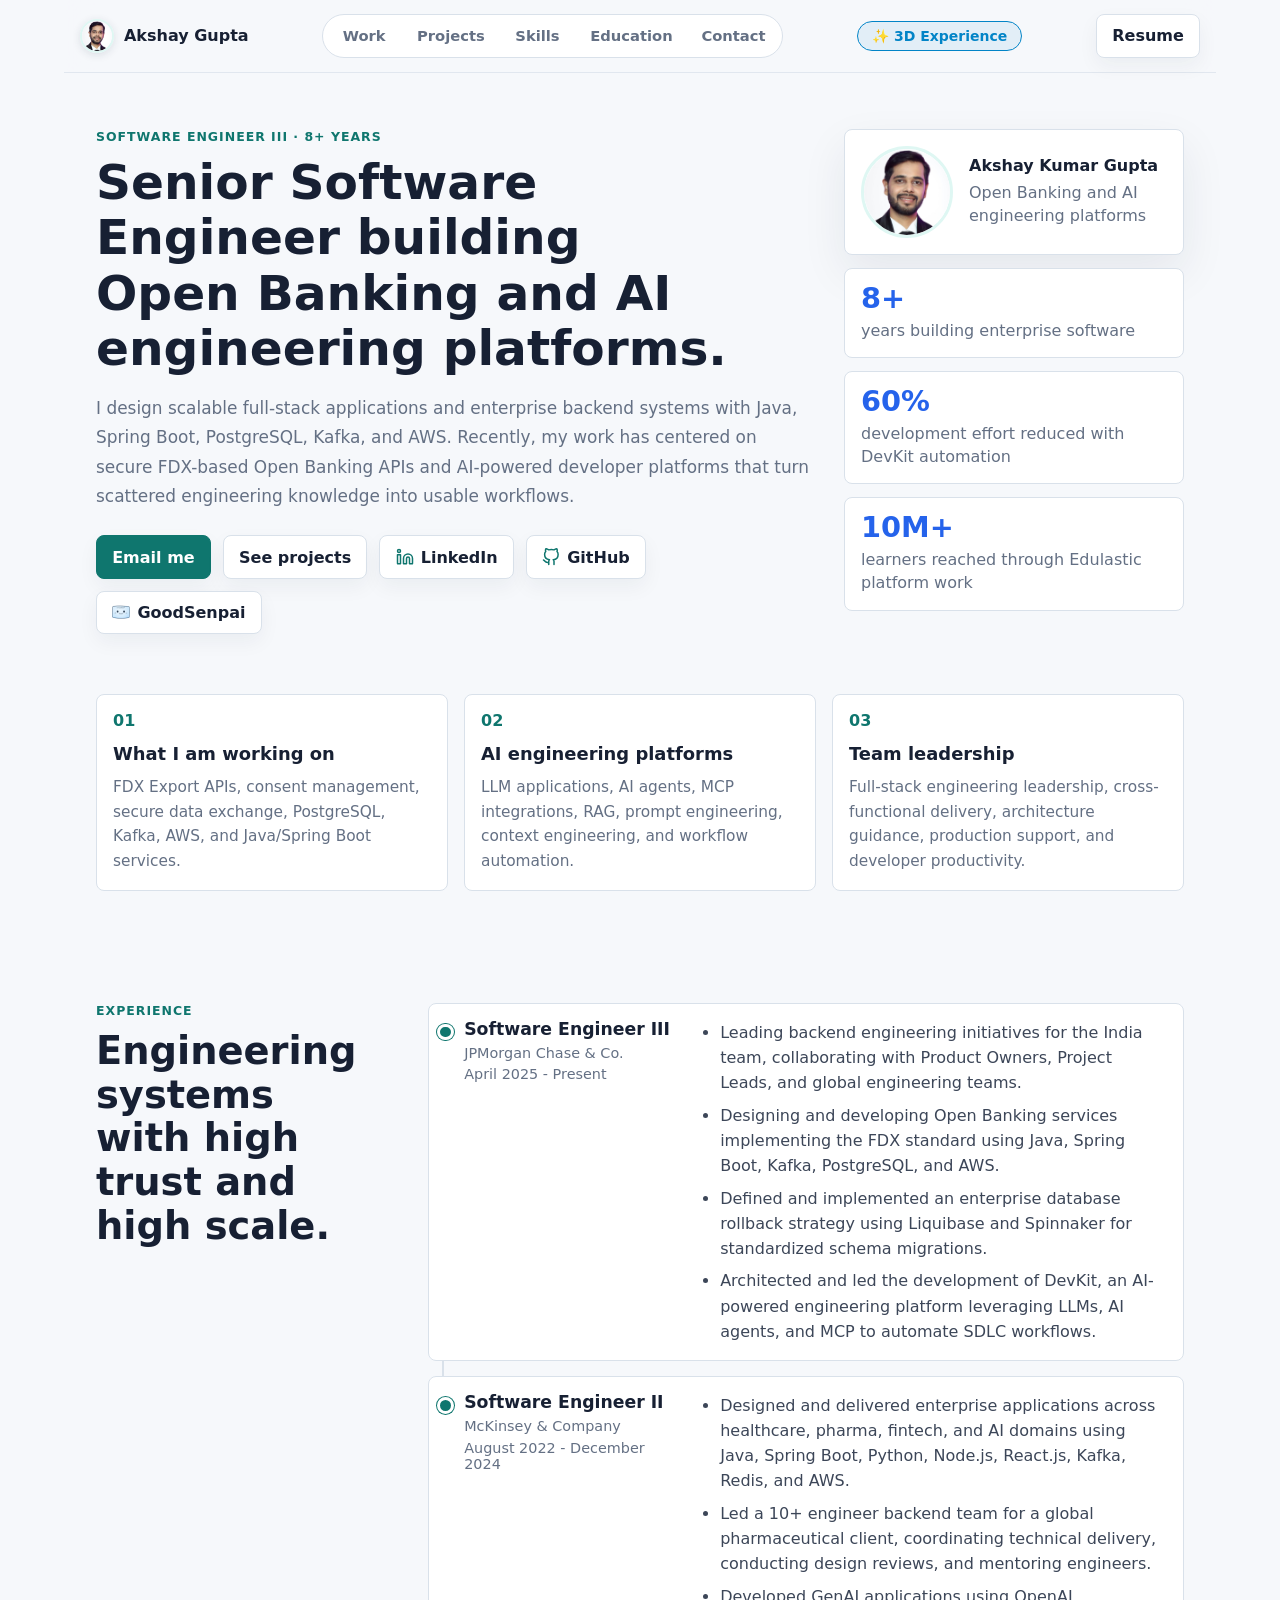
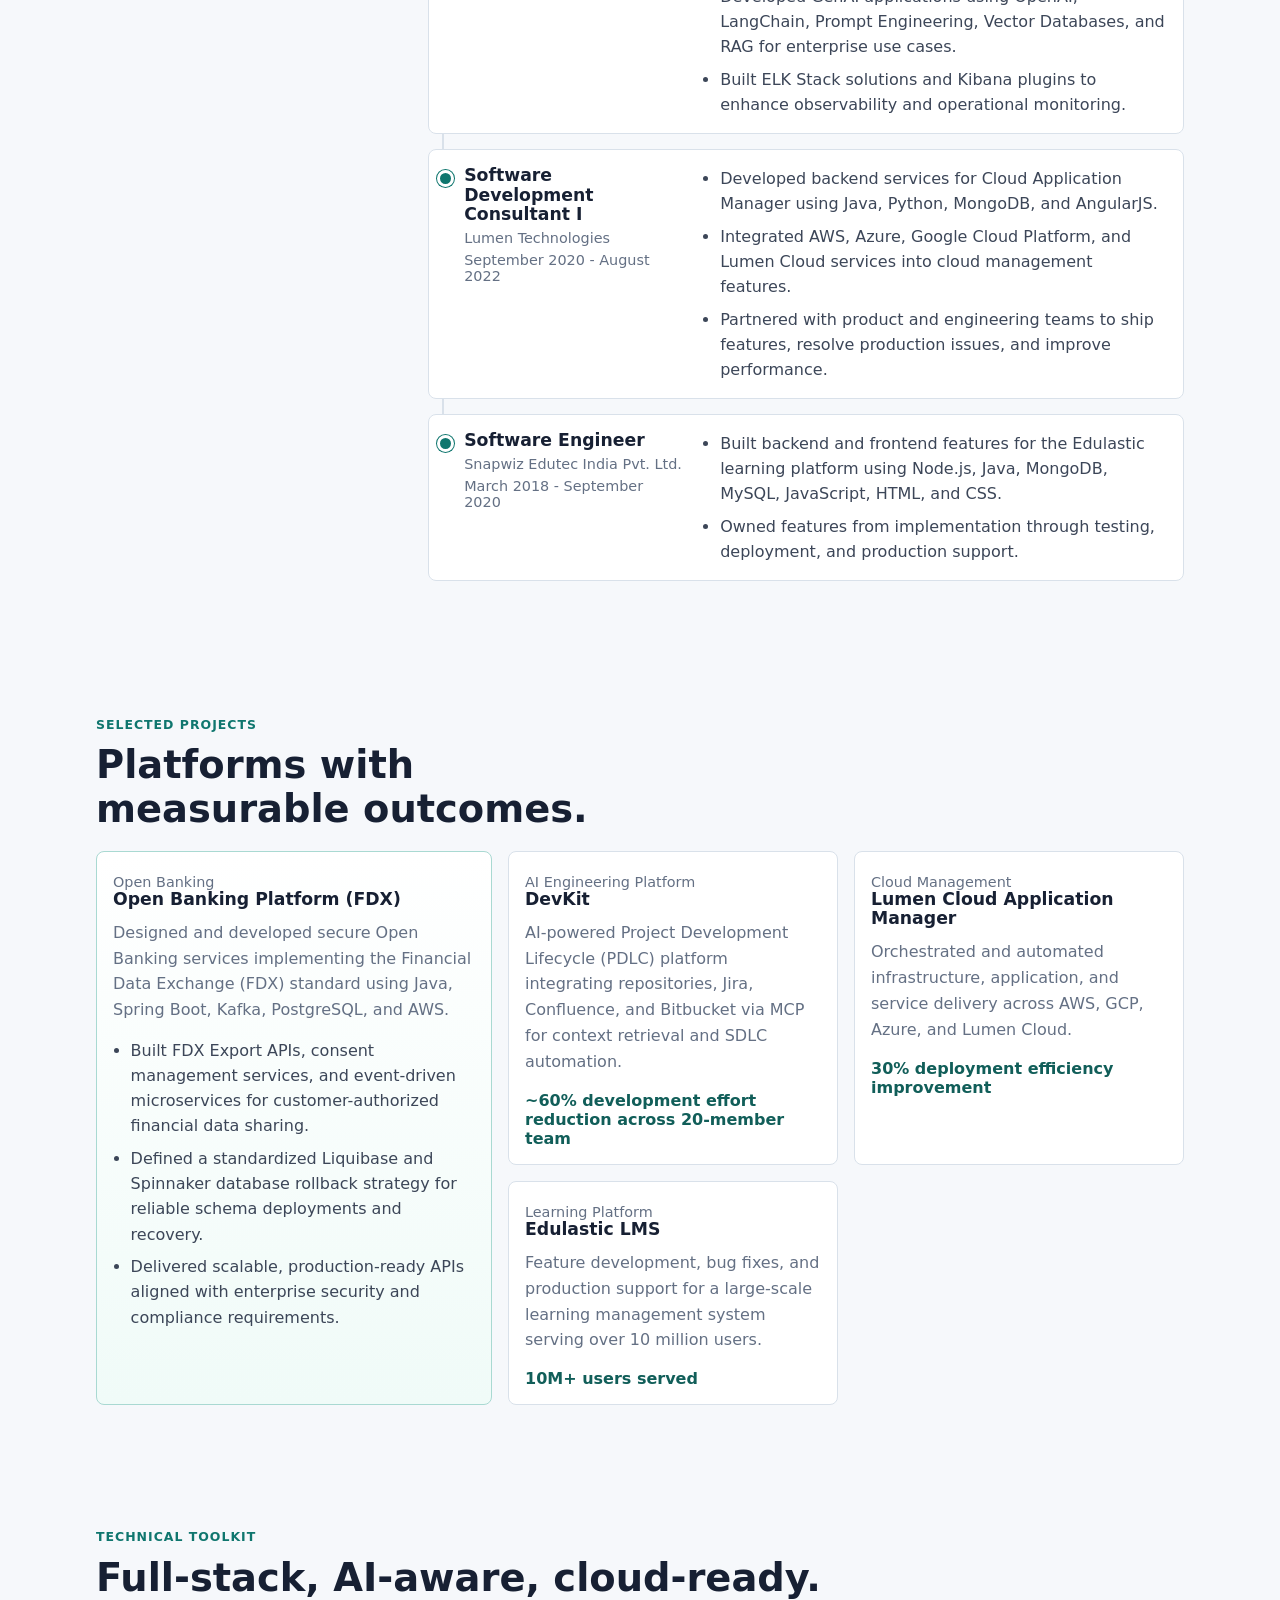
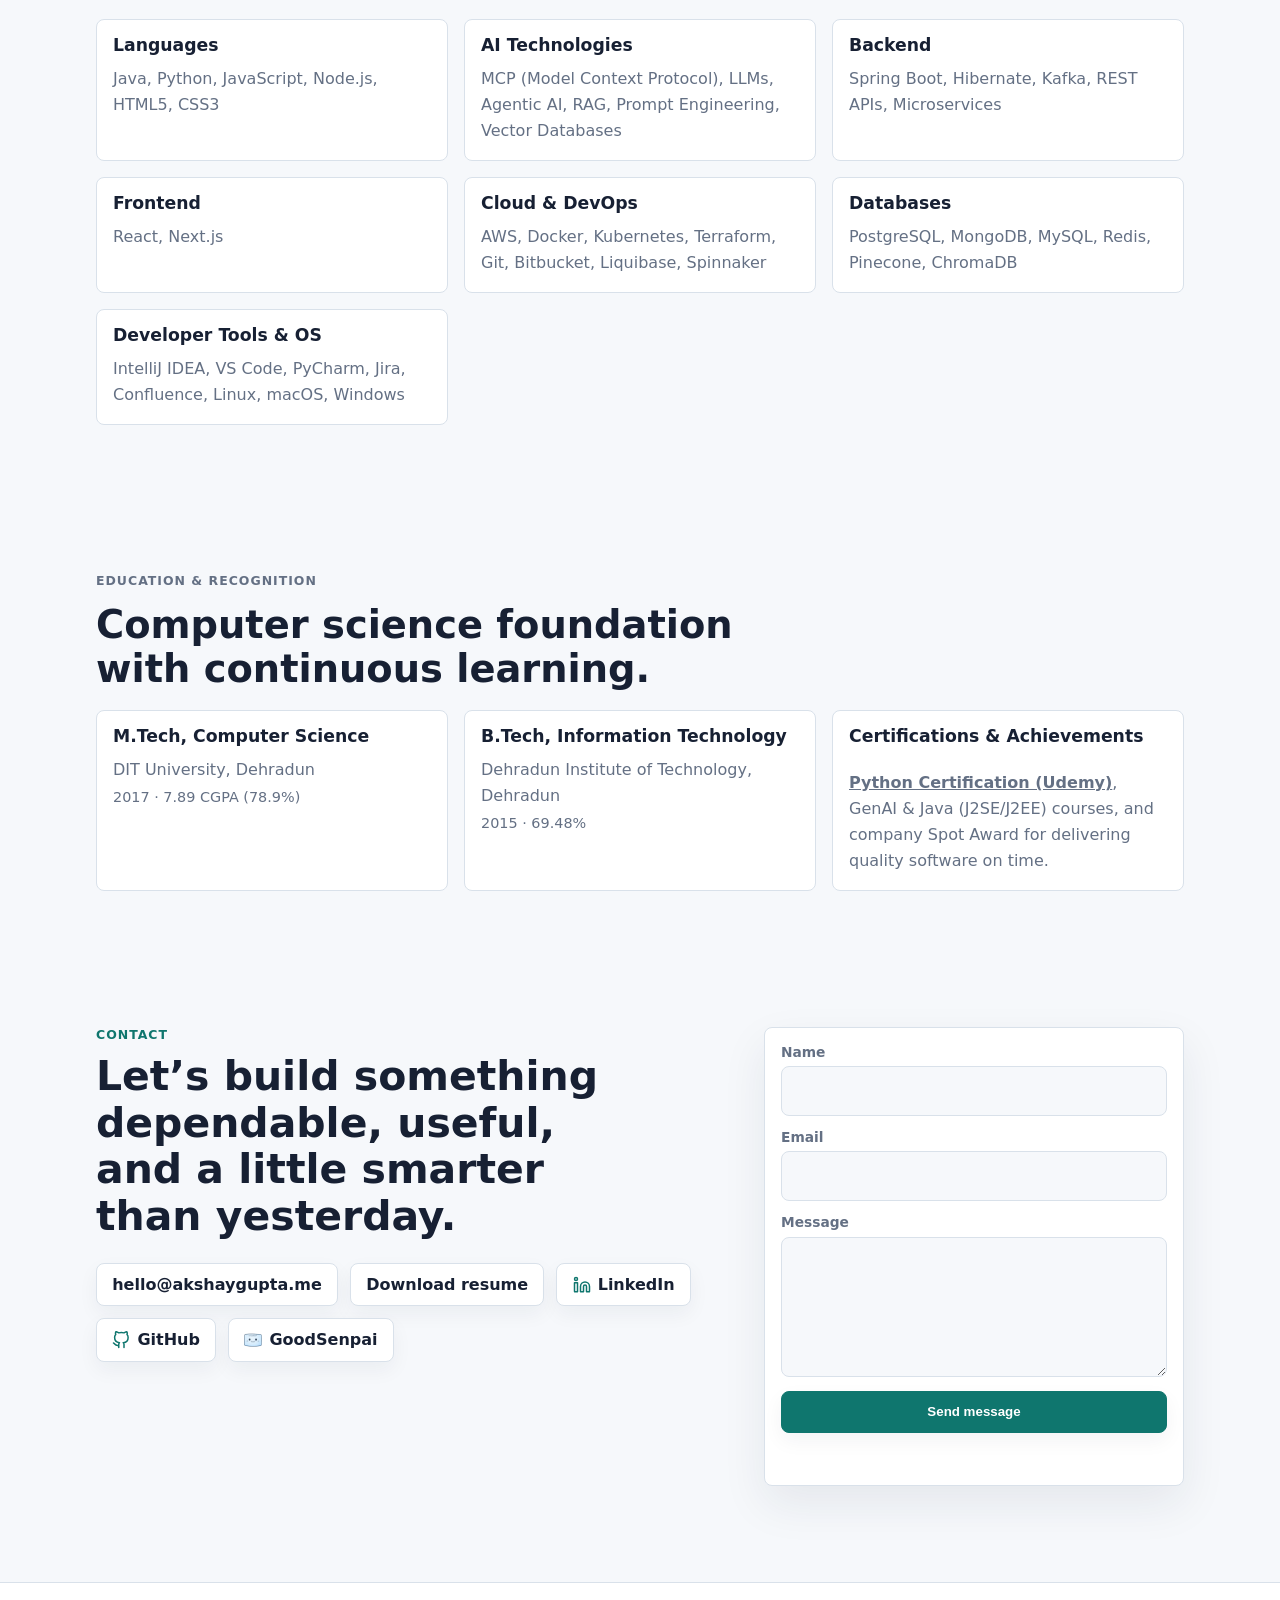
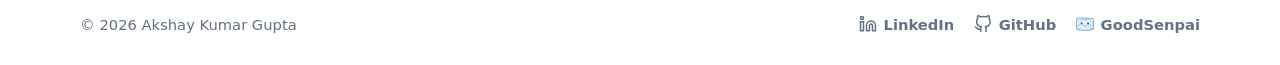
<file: index.html>
<!doctype html>
<html lang="en">
  <head>
    <meta charset="utf-8">
    <meta name="viewport" content="width=device-width, initial-scale=1">
    <title>Akshay Kumar Gupta | Senior Software Engineer</title>
    <meta
      name="description"
      content="Akshay Kumar Gupta is a Software Engineer III with 8+ years of experience building Java, Spring Boot, Open Banking, FDX, Kafka, AWS, full-stack systems, and AI-powered engineering platforms."
    >
    <meta
      name="keywords"
      content="Akshay Kumar Gupta, Akshay Gupta, Software Engineer III, Full-Stack Engineer, Full-Stack Developer, Java, Spring Boot, Open Banking, FDX, Kafka, AWS, PostgreSQL, Microservices, GenAI, AI Agents, MCP, RAG"
    >
    <meta name="author" content="Akshay Kumar Gupta">
    <meta name="robots" content="index, follow">
    <meta name="theme-color" content="#f6f8fb">

    <!-- Mobile Web App & Home Screen Support (iOS & Android) -->
    <meta name="apple-mobile-web-app-capable" content="yes">
    <meta name="apple-mobile-web-app-status-bar-style" content="default">
    <meta name="apple-mobile-web-app-title" content="Akshay Gupta">
    <meta name="mobile-web-app-capable" content="yes">
    <meta name="application-name" content="Akshay Gupta">
    <meta name="msapplication-TileColor" content="#f6f8fb">
    <meta name="msapplication-TileImage" content="android-chrome-192x192.png">

    <!-- Open Graph / Social SEO -->
    <meta property="og:title" content="Akshay Kumar Gupta | Senior Software Engineer">
    <meta property="og:description" content="Software Engineer III building scalable full-stack applications, FDX Open Banking APIs, Kafka microservices, and AI-powered engineering platforms.">
    <meta property="og:type" content="profile">
    <meta property="og:url" content="https://akshaygupta.me/">
    <meta property="og:image" content="https://akshaygupta.me/android-chrome-512x512.png">
    <meta property="og:image:width" content="512">
    <meta property="og:image:height" content="512">
    <meta property="og:image:type" content="image/png">
    <meta property="og:image:alt" content="Akshay Kumar Gupta">
    <meta property="og:site_name" content="Akshay Kumar Gupta Portfolio">
    <meta property="og:locale" content="en_US">
    <meta property="profile:first_name" content="Akshay">
    <meta property="profile:last_name" content="Gupta">

    <!-- Twitter Card SEO -->
    <meta name="twitter:card" content="summary_large_image">
    <meta name="twitter:title" content="Akshay Kumar Gupta | Senior Software Engineer">
    <meta name="twitter:description" content="Full-stack applications, FDX Open Banking, Kafka microservices, AWS, and AI-powered engineering platforms.">
    <meta name="twitter:image" content="https://akshaygupta.me/android-chrome-512x512.png">
    <meta name="twitter:site" content="@akshayx11">
    <meta name="twitter:creator" content="@akshayx11">

    <link rel="canonical" href="https://akshaygupta.me/">
    <link rel="icon" href="favicon.ico" sizes="any">
    <link rel="icon" type="image/png" sizes="16x16" href="favicon-16x16.png">
    <link rel="icon" type="image/png" sizes="32x32" href="favicon-32x32.png">
    <link rel="apple-touch-icon" sizes="180x180" href="apple-touch-icon.png">
    <link rel="apple-touch-startup-image" href="android-chrome-512x512.png">
    <link rel="manifest" href="site.webmanifest">
    <link rel="stylesheet" href="styles.css">
    <script type="application/ld+json">
      {
        "@context": "https://schema.org",
        "@graph": [
          {
            "@type": "Person",
            "@id": "https://akshaygupta.me/#person",
            "name": "Akshay Kumar Gupta",
            "alternateName": "Akshay Gupta",
            "jobTitle": "Software Engineer III",
            "url": "https://akshaygupta.me/",
            "sameAs": [
              "https://www.linkedin.com/in/akshayx11/",
              "https://github.com/akshayx11",
              "https://goodsenpai.com/akshayguptame"
            ],
            "image": "https://akshaygupta.me/android-chrome-512x512.png",
            "email": "hello@akshaygupta.me",
            "description": "Software Engineer III with 8+ years of experience designing scalable full-stack applications, Open Banking platforms, event-driven microservices, and AI-powered engineering platforms.",
            "knowsAbout": [
              "Java",
              "Spring Boot",
              "Open Banking",
              "Financial Data Exchange (FDX)",
              "Kafka",
              "PostgreSQL",
              "AWS",
              "Microservices",
              "REST APIs",
              "AI Agents",
              "Model Context Protocol",
              "RAG",
              "LLM Applications",
              "Kubernetes",
              "Terraform",
              "ChromaDB",
              "Liquibase",
              "Spinnaker",
              "Distributed Systems"
            ],
            "worksFor": {
              "@type": "Organization",
              "name": "JPMorgan Chase & Co."
            },
            "alumniOf": [
              {
                "@type": "CollegeOrUniversity",
                "name": "DIT University, Dehradun"
              },
              {
                "@type": "CollegeOrUniversity",
                "name": "Dehradun Institute of Technology, Dehradun"
              }
            ]
          },
          {
            "@type": "WebSite",
            "@id": "https://akshaygupta.me/#website",
            "url": "https://akshaygupta.me/",
            "name": "Akshay Kumar Gupta Portfolio",
            "publisher": {
              "@id": "https://akshaygupta.me/#person"
            }
          }
        ]
      }
    </script>
  </head>
  <body>
    <a class="skip-link" href="#main">Skip to content</a>

    <header class="topbar" aria-label="Primary navigation">
      <a class="brand" href="#home" aria-label="Akshay Kumar Gupta home">
        <img class="brand-avatar" src="android-chrome-192x192.png" alt="Akshay Kumar Gupta">
        <span>Akshay Gupta</span>
      </a>
      <nav class="desktop-nav" aria-label="Desktop navigation">
        <a href="#work">Work</a>
        <a href="#projects">Projects</a>
        <a href="#skills">Skills</a>
        <a href="#education">Education</a>
        <a href="#contact">Contact</a>
      </nav>
      <a class="mode-toggle" href="final_Akshay Kumar Gupta _ Senior Software Engineer.html" title="View 3D Interactive Experience" style="display:inline-flex; align-items:center; gap:5px; padding:6px 14px; border-radius:999px; border:1px solid #0284c7; background:rgba(2,132,199,0.08); color:#0284c7; font-weight:600; font-size:14px; text-decoration:none;">✨ 3D Experience</a>
      <a class="resume-link" href="assets/Akshay-Kumar-Gupta-Resume.pdf" download>Resume</a>
    </header>

    <main id="main">
      <section class="hero" id="home" aria-labelledby="hero-title">
        <div class="hero-grid">
          <div class="hero-copy">
            <p class="eyebrow">Software Engineer III · 8+ years</p>
            <h1 id="hero-title">Senior Software Engineer building Open Banking and AI engineering platforms.</h1>
            <p class="hero-summary">
              I design scalable full-stack applications and enterprise backend systems with Java, Spring Boot, PostgreSQL, Kafka, and AWS. Recently, my work has centered on secure FDX-based Open Banking APIs and AI-powered developer platforms that turn scattered engineering knowledge into usable workflows.
            </p>
            <div class="hero-actions" aria-label="Primary actions">
              <a class="button primary" href="mailto:hello@akshaygupta.me">Email me</a>
              <a class="button secondary" href="#projects">See projects</a>
              <a class="button social" href="https://www.linkedin.com/in/akshayx11/" target="_blank" rel="noopener noreferrer" aria-label="LinkedIn profile">
                <svg width="18" height="18" viewBox="0 0 24 24" fill="none" stroke="currentColor" stroke-width="2" stroke-linecap="round" stroke-linejoin="round" aria-hidden="true"><path d="M16 8a6 6 0 0 1 6 6v7h-4v-7a2 2 0 0 0-2-2 2 2 0 0 0-2 2v7h-4v-7a6 6 0 0 1 6-6z"></path><rect x="2" y="9" width="4" height="12"></rect><circle cx="4" cy="4" r="2"></circle></svg>
                <span>LinkedIn</span>
              </a>
              <a class="button social" href="https://github.com/akshayx11" target="_blank" rel="noopener noreferrer" aria-label="GitHub profile">
                <svg width="18" height="18" viewBox="0 0 24 24" fill="none" stroke="currentColor" stroke-width="2" stroke-linecap="round" stroke-linejoin="round" aria-hidden="true"><path d="M9 19c-5 1.5-5-2.5-7-3m14 6v-3.87a3.37 3.37 0 0 0-.94-2.61c3.14-.35 6.44-1.54 6.44-7A5.44 5.44 0 0 0 20 4.77 5.07 5.07 0 0 0 19.91 1S18.73.65 16 2.48a13.38 13.38 0 0 0-7 0C6.27.65 5.09 1 5.09 1A5.07 5.07 0 0 0 5 4.77a5.44 5.44 0 0 0-1.5 3.78c0 5.42 3.3 6.61 6.44 7A3.37 3.37 0 0 0 9 18.13V22"></path></svg>
                <span>GitHub</span>
              </a>
              <a class="button social" href="https://goodsenpai.com/akshayguptame" target="_blank" rel="noopener noreferrer" aria-label="GoodSenpai profile">
                <img src="assets/goodsenpai.png" width="18" height="18" alt="" aria-hidden="true" class="social-icon-img">
                <span>GoodSenpai</span>
              </a>
            </div>
          </div>

          <aside class="signal-panel" aria-label="Career highlights">
            <div class="portrait-card">
              <img src="android-chrome-192x192.png" alt="Akshay Kumar Gupta">
              <div>
                <strong>Akshay Kumar Gupta</strong>
                <span>Open Banking and AI engineering platforms</span>
              </div>
            </div>
            <div class="metric">
              <strong>8+</strong>
              <span>years building enterprise software</span>
            </div>
            <div class="metric">
              <strong>60%</strong>
              <span>development effort reduced with DevKit automation</span>
            </div>
            <div class="metric">
              <strong>10M+</strong>
              <span>learners reached through Edulastic platform work</span>
            </div>
          </aside>
        </div>
      </section>

      <section class="section intro-band" aria-label="Engineering focus">
        <div class="focus-item">
          <span>01</span>
          <h2>What I am working on</h2>
          <p>FDX Export APIs, consent management, secure data exchange, PostgreSQL, Kafka, AWS, and Java/Spring Boot services.</p>
        </div>
        <div class="focus-item">
          <span>02</span>
          <h2>AI engineering platforms</h2>
          <p>LLM applications, AI agents, MCP integrations, RAG, prompt engineering, context engineering, and workflow automation.</p>
        </div>
        <div class="focus-item">
          <span>03</span>
          <h2>Team leadership</h2>
          <p>Full-stack engineering leadership, cross-functional delivery, architecture guidance, production support, and developer productivity.</p>
        </div>
      </section>

      <section class="section split" id="work" aria-labelledby="work-title">
        <div class="section-heading">
          <p class="eyebrow">Experience</p>
          <h2 id="work-title">Engineering systems with high trust and high scale.</h2>
        </div>
        <div class="timeline">
          <article class="role">
            <div class="role-meta">
              <h3>Software Engineer III</h3>
              <p>JPMorgan Chase & Co.</p>
              <time>April 2025 - Present</time>
            </div>
            <ul>
              <li>Leading backend engineering initiatives for the India team, collaborating with Product Owners, Project Leads, and global engineering teams.</li>
              <li>Designing and developing Open Banking services implementing the FDX standard using Java, Spring Boot, Kafka, PostgreSQL, and AWS.</li>
              <li>Defined and implemented an enterprise database rollback strategy using Liquibase and Spinnaker for standardized schema migrations.</li>
              <li>Architected and led the development of DevKit, an AI-powered engineering platform leveraging LLMs, AI agents, and MCP to automate SDLC workflows.</li>
            </ul>
          </article>

          <article class="role">
            <div class="role-meta">
              <h3>Software Engineer II</h3>
              <p>McKinsey & Company</p>
              <time>August 2022 - December 2024</time>
            </div>
            <ul>
              <li>Designed and delivered enterprise applications across healthcare, pharma, fintech, and AI domains using Java, Spring Boot, Python, Node.js, React.js, Kafka, Redis, and AWS.</li>
              <li>Led a 10+ engineer backend team for a global pharmaceutical client, coordinating technical delivery, conducting design reviews, and mentoring engineers.</li>
              <li>Developed GenAI applications using OpenAI, LangChain, Prompt Engineering, Vector Databases, and RAG for enterprise use cases.</li>
              <li>Built ELK Stack solutions and Kibana plugins to enhance observability and operational monitoring.</li>
            </ul>
          </article>

          <article class="role">
            <div class="role-meta">
              <h3>Software Development Consultant I</h3>
              <p>Lumen Technologies</p>
              <time>September 2020 - August 2022</time>
            </div>
            <ul>
              <li>Developed backend services for Cloud Application Manager using Java, Python, MongoDB, and AngularJS.</li>
              <li>Integrated AWS, Azure, Google Cloud Platform, and Lumen Cloud services into cloud management features.</li>
              <li>Partnered with product and engineering teams to ship features, resolve production issues, and improve performance.</li>
            </ul>
          </article>

          <article class="role">
            <div class="role-meta">
              <h3>Software Engineer</h3>
              <p>Snapwiz Edutec India Pvt. Ltd.</p>
              <time>March 2018 - September 2020</time>
            </div>
            <ul>
              <li>Built backend and frontend features for the Edulastic learning platform using Node.js, Java, MongoDB, MySQL, JavaScript, HTML, and CSS.</li>
              <li>Owned features from implementation through testing, deployment, and production support.</li>
            </ul>
          </article>
        </div>
      </section>

      <section class="section" id="projects" aria-labelledby="projects-title">
        <div class="section-heading compact">
          <p class="eyebrow">Selected Projects</p>
          <h2 id="projects-title">Platforms with measurable outcomes.</h2>
        </div>
        <div class="project-grid">
          <article class="project-card featured">
            <p class="project-kicker">Open Banking</p>
            <h3>Open Banking Platform (FDX)</h3>
            <p>Designed and developed secure Open Banking services implementing the Financial Data Exchange (FDX) standard using Java, Spring Boot, Kafka, PostgreSQL, and AWS.</p>
            <ul>
              <li>Built FDX Export APIs, consent management services, and event-driven microservices for customer-authorized financial data sharing.</li>
              <li>Defined a standardized Liquibase and Spinnaker database rollback strategy for reliable schema deployments and recovery.</li>
              <li>Delivered scalable, production-ready APIs aligned with enterprise security and compliance requirements.</li>
            </ul>
          </article>
          <article class="project-card">
            <p class="project-kicker">AI Engineering Platform</p>
            <h3>DevKit</h3>
            <p>AI-powered Project Development Lifecycle (PDLC) platform integrating repositories, Jira, Confluence, and Bitbucket via MCP for context retrieval and SDLC automation.</p>
            <strong>~60% development effort reduction across 20-member team</strong>
          </article>
          <article class="project-card">
            <p class="project-kicker">Cloud Management</p>
            <h3>Lumen Cloud Application Manager</h3>
            <p>Orchestrated and automated infrastructure, application, and service delivery across AWS, GCP, Azure, and Lumen Cloud.</p>
            <strong>30% deployment efficiency improvement</strong>
          </article>
          <article class="project-card">
            <p class="project-kicker">Learning Platform</p>
            <h3>Edulastic LMS</h3>
            <p>Feature development, bug fixes, and production support for a large-scale learning management system serving over 10 million users.</p>
            <strong>10M+ users served</strong>
          </article>
        </div>
      </section>

      <section class="section skills-section" id="skills" aria-labelledby="skills-title">
        <div class="section-heading compact">
          <p class="eyebrow">Technical Toolkit</p>
          <h2 id="skills-title">Full-stack, AI-aware, cloud-ready.</h2>
        </div>
        <div class="skills-grid">
          <div class="skill-group">
            <h3>Languages</h3>
            <p>Java, Python, JavaScript, Node.js, HTML5, CSS3</p>
          </div>
          <div class="skill-group">
            <h3>AI Technologies</h3>
            <p>MCP (Model Context Protocol), LLMs, Agentic AI, RAG, Prompt Engineering, Vector Databases</p>
          </div>
          <div class="skill-group">
            <h3>Backend</h3>
            <p>Spring Boot, Hibernate, Kafka, REST APIs, Microservices</p>
          </div>
          <div class="skill-group">
            <h3>Frontend</h3>
            <p>React, Next.js</p>
          </div>
          <div class="skill-group">
            <h3>Cloud & DevOps</h3>
            <p>AWS, Docker, Kubernetes, Terraform, Git, Bitbucket, Liquibase, Spinnaker</p>
          </div>
          <div class="skill-group">
            <h3>Databases</h3>
            <p>PostgreSQL, MongoDB, MySQL, Redis, Pinecone, ChromaDB</p>
          </div>
          <div class="skill-group">
            <h3>Developer Tools & OS</h3>
            <p>IntelliJ IDEA, VS Code, PyCharm, Jira, Confluence, Linux, macOS, Windows</p>
          </div>
        </div>
      </section>

      <section class="section education" id="education" aria-labelledby="education-title">
        <div class="section-heading compact">
          <p class="eyebrow">Education & Recognition</p>
          <h2 id="education-title">Computer science foundation with continuous learning.</h2>
        </div>
        <div class="education-grid">
          <article>
            <h3>M.Tech, Computer Science</h3>
            <p>DIT University, Dehradun</p>
            <span>2017 · 7.89 CGPA (78.9%)</span>
          </article>
          <article>
            <h3>B.Tech, Information Technology</h3>
            <p>Dehradun Institute of Technology, Dehradun</p>
            <span>2015 · 69.48%</span>
          </article>
          <article>
            <h3>Certifications & Achievements</h3>
            <p><a href="https://www.udemy.com/certificate/UC-9f537a83-40f4-48d7-8902-1953de99b2de/" target="_blank" rel="noopener noreferrer" style="color: inherit; text-decoration: underline;">Python Certification (Udemy)</a>, GenAI & Java (J2SE/J2EE) courses, and company Spot Award for delivering quality software on time.</p>
          </article>
        </div>
      </section>

      <section class="contact-section" id="contact" aria-labelledby="contact-title">
        <div>
          <p class="eyebrow">Contact</p>
          <h2 id="contact-title">Let’s build something dependable, useful, and a little smarter than yesterday.</h2>
          <div class="contact-actions">
            <a class="button secondary" href="mailto:hello@akshaygupta.me">hello@akshaygupta.me</a>
            <a class="button secondary" href="assets/Akshay-Kumar-Gupta-Resume.pdf" download>Download resume</a>
            <a class="button social" href="https://www.linkedin.com/in/akshayx11/" target="_blank" rel="noopener noreferrer" aria-label="LinkedIn profile">
              <svg width="18" height="18" viewBox="0 0 24 24" fill="none" stroke="currentColor" stroke-width="2" stroke-linecap="round" stroke-linejoin="round" aria-hidden="true"><path d="M16 8a6 6 0 0 1 6 6v7h-4v-7a2 2 0 0 0-2-2 2 2 0 0 0-2 2v7h-4v-7a6 6 0 0 1 6-6z"></path><rect x="2" y="9" width="4" height="12"></rect><circle cx="4" cy="4" r="2"></circle></svg>
              <span>LinkedIn</span>
            </a>
            <a class="button social" href="https://github.com/akshayx11" target="_blank" rel="noopener noreferrer" aria-label="GitHub profile">
              <svg width="18" height="18" viewBox="0 0 24 24" fill="none" stroke="currentColor" stroke-width="2" stroke-linecap="round" stroke-linejoin="round" aria-hidden="true"><path d="M9 19c-5 1.5-5-2.5-7-3m14 6v-3.87a3.37 3.37 0 0 0-.94-2.61c3.14-.35 6.44-1.54 6.44-7A5.44 5.44 0 0 0 20 4.77 5.07 5.07 0 0 0 19.91 1S18.73.65 16 2.48a13.38 13.38 0 0 0-7 0C6.27.65 5.09 1 5.09 1A5.07 5.07 0 0 0 5 4.77a5.44 5.44 0 0 0-1.5 3.78c0 5.42 3.3 6.61 6.44 7A3.37 3.37 0 0 0 9 18.13V22"></path></svg>
              <span>GitHub</span>
            </a>
            <a class="button social" href="https://goodsenpai.com/akshayguptame" target="_blank" rel="noopener noreferrer" aria-label="GoodSenpai profile">
              <img src="assets/goodsenpai.png" width="18" height="18" alt="" aria-hidden="true" class="social-icon-img">
              <span>GoodSenpai</span>
            </a>
          </div>
        </div>
        <form class="contact-form" action="https://formspree.io/f/xwvgaebe" method="POST">
          <label>
            <span>Name</span>
            <input type="text" name="name" autocomplete="name" required>
          </label>
          <label>
            <span>Email</span>
            <input type="email" name="email" autocomplete="email" required>
          </label>
          <label>
            <span>Message</span>
            <textarea name="message" rows="5" required></textarea>
          </label>
          <input type="hidden" name="_subject" value="New message from akshaygupta.me">
          <button class="button primary" type="submit">Send message</button>
          <p class="form-status" role="status" aria-live="polite"></p>
        </form>
      </section>
    </main>

    <footer class="site-footer">
      <div class="footer-content">
        <p>© 2026 Akshay Kumar Gupta</p>
        <div class="footer-links">
          <a href="https://www.linkedin.com/in/akshayx11/" target="_blank" rel="noopener noreferrer" aria-label="LinkedIn profile">
            <svg width="18" height="18" viewBox="0 0 24 24" fill="none" stroke="currentColor" stroke-width="2" stroke-linecap="round" stroke-linejoin="round" aria-hidden="true"><path d="M16 8a6 6 0 0 1 6 6v7h-4v-7a2 2 0 0 0-2-2 2 2 0 0 0-2 2v7h-4v-7a6 6 0 0 1 6-6z"></path><rect x="2" y="9" width="4" height="12"></rect><circle cx="4" cy="4" r="2"></circle></svg>
            <span>LinkedIn</span>
          </a>
          <a href="https://github.com/akshayx11" target="_blank" rel="noopener noreferrer" aria-label="GitHub profile">
            <svg width="18" height="18" viewBox="0 0 24 24" fill="none" stroke="currentColor" stroke-width="2" stroke-linecap="round" stroke-linejoin="round" aria-hidden="true"><path d="M9 19c-5 1.5-5-2.5-7-3m14 6v-3.87a3.37 3.37 0 0 0-.94-2.61c3.14-.35 6.44-1.54 6.44-7A5.44 5.44 0 0 0 20 4.77 5.07 5.07 0 0 0 19.91 1S18.73.65 16 2.48a13.38 13.38 0 0 0-7 0C6.27.65 5.09 1 5.09 1A5.07 5.07 0 0 0 5 4.77a5.44 5.44 0 0 0-1.5 3.78c0 5.42 3.3 6.61 6.44 7A3.37 3.37 0 0 0 9 18.13V22"></path></svg>
            <span>GitHub</span>
          </a>
          <a href="https://goodsenpai.com/akshayguptame" target="_blank" rel="noopener noreferrer" aria-label="GoodSenpai profile">
            <img src="assets/goodsenpai.png" width="18" height="18" alt="" aria-hidden="true" class="social-icon-img">
            <span>GoodSenpai</span>
          </a>
        </div>
      </div>
    </footer>

    <nav class="mobile-nav" aria-label="Mobile navigation">
      <a href="#home" aria-label="Home"><span>Home</span></a>
      <a href="#work" aria-label="Work"><span>Work</span></a>
      <a href="#projects" aria-label="Projects"><span>Projects</span></a>
      <a href="#skills" aria-label="Skills"><span>Skills</span></a>
      <a href="#contact" aria-label="Contact"><span>Contact</span></a>
    </nav>

    <script src="script.js"></script>
  </body>
</html>
</file>
<file: styles.css>
:root {
  color-scheme: light;
  --bg: #f6f8fb;
  --surface: #ffffff;
  --surface-soft: #eef3f8;
  --ink: #172033;
  --muted: #647084;
  --line: #d9e1ea;
  --accent: #0f766e;
  --accent-strong: #115e59;
  --accent-soft: #dff7f3;
  --blue: #2563eb;
  --shadow: 0 18px 45px rgba(25, 38, 65, 0.08);
  --radius: 8px;
  --max: 1120px;
  font-family: Inter, ui-sans-serif, system-ui, -apple-system, BlinkMacSystemFont, "Segoe UI", sans-serif;
}

* {
  box-sizing: border-box;
}

html {
  scroll-behavior: smooth;
}

body {
  margin: 0;
  min-width: 320px;
  background: var(--bg);
  color: var(--ink);
}

a {
  color: inherit;
  text-decoration: none;
}

p,
ul {
  margin: 0;
}

ul {
  padding-left: 1.1rem;
}

li + li {
  margin-top: 0.45rem;
}

.skip-link {
  position: fixed;
  top: 0.75rem;
  left: 0.75rem;
  z-index: 20;
  padding: 0.65rem 0.8rem;
  background: var(--accent);
  color: white;
  border-radius: var(--radius);
  transform: translateY(-140%);
}

.skip-link:focus {
  transform: translateY(0);
}

.topbar {
  position: sticky;
  top: 0;
  z-index: 10;
  display: flex;
  align-items: center;
  justify-content: space-between;
  gap: 1rem;
  max-width: calc(var(--max) + 2rem);
  margin: 0 auto;
  padding: 0.85rem 1rem;
  background: rgba(246, 248, 251, 0.88);
  backdrop-filter: blur(14px);
  border-bottom: 1px solid rgba(217, 225, 234, 0.72);
}

.brand {
  display: inline-flex;
  align-items: center;
  gap: 0.65rem;
  min-width: 0;
  font-weight: 800;
}

.brand-avatar {
  display: block;
  width: 2.1rem;
  height: 2.1rem;
  flex: 0 0 auto;
  border-radius: 50%;
  object-fit: cover;
  border: 2px solid var(--accent-soft);
  box-shadow: 0 2px 8px rgba(25, 38, 65, 0.12);
}

.desktop-nav {
  display: flex;
  gap: 0.2rem;
  padding: 0.25rem;
  border: 1px solid var(--line);
  border-radius: 999px;
  background: var(--surface);
}

.desktop-nav a {
  min-width: 4.6rem;
  padding: 0.55rem 0.8rem;
  border-radius: 999px;
  color: var(--muted);
  text-align: center;
  font-size: 0.92rem;
  font-weight: 700;
}

.desktop-nav a:hover,
.desktop-nav a.active {
  background: var(--accent-soft);
  color: var(--accent-strong);
}

.resume-link,
.button {
  display: inline-flex;
  align-items: center;
  justify-content: center;
  min-height: 2.65rem;
  padding: 0.7rem 0.95rem;
  border: 1px solid var(--line);
  border-radius: var(--radius);
  background: var(--surface);
  color: var(--ink);
  font-weight: 800;
  box-shadow: 0 8px 20px rgba(25, 38, 65, 0.05);
}

.button.primary {
  border-color: var(--accent);
  background: var(--accent);
  color: white;
}

.button.secondary:hover,
.button.social:hover,
.resume-link:hover {
  border-color: #b6c4d4;
  background: var(--surface-soft);
}

.button.social {
  gap: 0.45rem;
  font-weight: 700;
}

.button.social svg,
.button.social .social-icon-img {
  width: 18px;
  height: 18px;
  flex-shrink: 0;
  color: var(--accent);
  object-fit: contain;
  border-radius: 4px;
}

.hero,
.section,
.contact-section {
  max-width: var(--max);
  margin: 0 auto;
  padding: 4.25rem 1rem;
}

.hero {
  padding-top: 3.5rem;
  padding-bottom: 2.25rem;
}

.hero-grid {
  display: grid;
  grid-template-columns: minmax(0, 1fr) 340px;
  gap: 2rem;
  align-items: start;
}

.eyebrow {
  margin-bottom: 0.7rem;
  color: var(--accent);
  font-size: 0.78rem;
  font-weight: 900;
  letter-spacing: 0.08em;
  text-transform: uppercase;
}

h1,
h2,
h3 {
  margin: 0;
  color: var(--ink);
  line-height: 1.14;
}

h1 {
  max-width: 680px;
  font-size: clamp(2rem, 3.8vw, 3.35rem);
  letter-spacing: 0;
  text-wrap: balance;
}

.hero-summary {
  max-width: 760px;
  margin-top: 1.05rem;
  color: var(--muted);
  font-size: 1.06rem;
  line-height: 1.75;
}

.hero-actions,
.contact-actions {
  display: flex;
  flex-wrap: wrap;
  gap: 0.75rem;
  margin-top: 1.45rem;
}

.signal-panel {
  display: grid;
  gap: 0.8rem;
}

.portrait-card,
.metric,
.focus-item,
.role,
.project-card,
.skill-group,
.education article {
  border: 1px solid var(--line);
  border-radius: var(--radius);
  background: var(--surface);
  box-shadow: var(--shadow);
}

.portrait-card {
  display: grid;
  grid-template-columns: 92px minmax(0, 1fr);
  gap: 1rem;
  align-items: center;
  padding: 1rem;
}

.portrait-card img {
  display: block;
  width: 92px;
  height: 92px;
  border: 3px solid var(--accent-soft);
  border-radius: 50%;
  object-fit: cover;
}

.portrait-card strong,
.metric strong {
  display: block;
}

.portrait-card span,
.metric span {
  display: block;
  margin-top: 0.38rem;
  color: var(--muted);
  line-height: 1.45;
}

.metric {
  padding: 0.95rem 1rem;
  box-shadow: none;
}

.metric strong {
  color: var(--blue);
  font-size: 1.8rem;
  line-height: 1;
}

.intro-band {
  display: grid;
  grid-template-columns: repeat(3, 1fr);
  gap: 1rem;
  padding-top: 1.5rem;
  padding-bottom: 2.75rem;
}

.focus-item {
  padding: 1rem;
  box-shadow: none;
}

.focus-item span {
  color: var(--accent);
  font-weight: 900;
}

.focus-item h2 {
  margin-top: 0.9rem;
  font-size: 1.12rem;
}

.focus-item p {
  margin-top: 0.65rem;
  color: var(--muted);
  font-size: 0.96rem;
  line-height: 1.6;
}

.split {
  display: grid;
  grid-template-columns: 300px minmax(0, 1fr);
  gap: 2rem;
  align-items: start;
}

.section-heading {
  position: sticky;
  top: 5.8rem;
}

.section-heading.compact {
  position: static;
  max-width: 760px;
  margin-bottom: 1.25rem;
}

.section-heading h2 {
  font-size: clamp(1.8rem, 3vw, 2.75rem);
  text-wrap: balance;
}

.timeline {
  position: relative;
  display: grid;
  gap: 0.9rem;
}

.timeline::before {
  position: absolute;
  top: 0.7rem;
  bottom: 0.7rem;
  left: 0.85rem;
  width: 2px;
  content: "";
  background: var(--line);
}

.role {
  position: relative;
  display: grid;
  grid-template-columns: 220px minmax(0, 1fr);
  gap: 1.15rem;
  padding: 1rem 1rem 1rem 2.2rem;
  box-shadow: none;
}

.role::before {
  position: absolute;
  top: 1.25rem;
  left: 0.52rem;
  width: 0.68rem;
  height: 0.68rem;
  border: 3px solid var(--surface);
  border-radius: 50%;
  background: var(--accent);
  content: "";
  box-shadow: 0 0 0 1px var(--accent);
}

.role-meta h3,
.project-card h3,
.skill-group h3,
.education h3 {
  font-size: 1.08rem;
}

.role-meta p,
.role-meta time,
.project-kicker,
.education span {
  display: block;
  margin-top: 0.35rem;
  color: var(--muted);
  font-size: 0.9rem;
}

.role ul,
.project-card ul {
  color: #3c4658;
  line-height: 1.58;
}

.project-grid {
  display: grid;
  grid-template-columns: 1.2fr 1fr 1fr;
  gap: 1rem;
}

.project-card {
  padding: 1rem;
  box-shadow: none;
}

.project-card.featured {
  grid-row: span 2;
  border-color: #a9d9d2;
  background: linear-gradient(180deg, #ffffff, #f0fbf8);
}

.project-card p:not(.project-kicker),
.education p,
.skill-group p {
  margin-top: 0.65rem;
  color: var(--muted);
  line-height: 1.62;
}

.project-card ul {
  margin-top: 0.9rem;
}

.project-card strong {
  display: block;
  margin-top: 1rem;
  color: var(--accent-strong);
}

.skills-section {
  padding-top: 3.5rem;
}

.skills-grid,
.education-grid {
  display: grid;
  grid-template-columns: repeat(3, 1fr);
  gap: 1rem;
}

.skill-group,
.education article {
  padding: 1rem;
  box-shadow: none;
}

.education a {
  display: inline-flex;
  margin-top: 0.8rem;
  color: var(--blue);
  font-weight: 800;
}

.contact-section {
  display: grid;
  grid-template-columns: minmax(0, 1fr) 420px;
  gap: 2rem;
  align-items: start;
  padding-bottom: 6rem;
}

.contact-section h2 {
  max-width: 760px;
  font-size: clamp(1.8rem, 3.2vw, 3rem);
  text-wrap: balance;
}

.contact-form {
  display: grid;
  gap: 0.85rem;
  padding: 1rem;
  border: 1px solid var(--line);
  border-radius: var(--radius);
  background: var(--surface);
  box-shadow: var(--shadow);
}

.contact-form label {
  display: grid;
  gap: 0.38rem;
}

.contact-form span {
  color: var(--muted);
  font-size: 0.86rem;
  font-weight: 800;
}

.contact-form input,
.contact-form textarea {
  width: 100%;
  border: 1px solid var(--line);
  border-radius: var(--radius);
  background: var(--bg);
  color: var(--ink);
  font: inherit;
  font-size: 0.98rem;
  line-height: 1.45;
  padding: 0.78rem 0.85rem;
}

.contact-form input:focus,
.contact-form textarea:focus {
  border-color: var(--accent);
  outline: 3px solid var(--accent-soft);
}

.contact-form textarea {
  resize: vertical;
}

.contact-form button {
  width: 100%;
  cursor: pointer;
}

.contact-form button:disabled {
  cursor: wait;
  opacity: 0.72;
}

.form-status {
  min-height: 1.4rem;
  color: var(--muted);
  font-size: 0.92rem;
  font-weight: 800;
  line-height: 1.45;
}

.form-status.success {
  color: var(--accent-strong);
}

.form-status.error {
  color: #b42318;
}

.mobile-nav {
  position: fixed;
  right: 0.75rem;
  bottom: 0.75rem;
  left: 0.75rem;
  z-index: 12;
  display: none;
  grid-template-columns: repeat(5, 1fr);
  padding: 0.3rem;
  border: 1px solid var(--line);
  border-radius: 999px;
  background: rgba(255, 255, 255, 0.94);
  box-shadow: var(--shadow);
  backdrop-filter: blur(14px);
}

.mobile-nav a {
  min-width: 0;
  padding: 0.66rem 0.25rem;
  border-radius: 999px;
  color: var(--muted);
  text-align: center;
  font-size: 0.76rem;
  font-weight: 800;
}

.mobile-nav a.active {
  background: var(--accent);
  color: white;
}

.site-footer {
  border-top: 1px solid var(--line);
  background: var(--surface);
  padding: 2rem 1rem;
}

.footer-content {
  display: flex;
  align-items: center;
  justify-content: space-between;
  gap: 1rem;
  flex-wrap: wrap;
  max-width: var(--max);
  margin: 0 auto;
  color: var(--muted);
  font-size: 0.92rem;
}

.footer-links {
  display: flex;
  align-items: center;
  gap: 1.25rem;
}

.footer-links a {
  display: inline-flex;
  align-items: center;
  gap: 0.4rem;
  color: var(--muted);
  font-weight: 700;
  transition: color 0.2s ease;
}

.footer-links a:hover {
  color: var(--accent-strong);
}

@media (max-width: 900px) {
  .desktop-nav,
  .resume-link {
    display: none;
  }

  .topbar {
    justify-content: center;
  }

  .hero,
  .section,
  .contact-section {
    padding-right: 1rem;
    padding-left: 1rem;
  }

  .hero {
    padding-top: 2.4rem;
    padding-bottom: 1.5rem;
  }

  .hero-grid,
  .split,
  .contact-section,
  .intro-band,
  .project-grid,
  .skills-grid,
  .education-grid {
    grid-template-columns: 1fr;
  }

  h1 {
    font-size: clamp(1.9rem, 8.2vw, 2.65rem);
  }

  .hero-summary {
    font-size: 1rem;
  }

  .section-heading {
    position: static;
  }

  .role {
    grid-template-columns: 1fr;
  }

  .project-card.featured {
    grid-row: auto;
  }

  .mobile-nav {
    display: grid;
  }

  .signal-panel .metric {
    display: none;
  }
}

@media (max-width: 520px) {
  .brand {
    max-width: calc(100vw - 2rem);
  }

  .brand span:last-child {
    overflow: hidden;
    text-overflow: ellipsis;
    white-space: nowrap;
  }

  .portrait-card {
    grid-template-columns: 64px minmax(0, 1fr);
    gap: 0.8rem;
    padding: 0.75rem;
  }

  .portrait-card img {
    width: 64px;
    height: 64px;
  }

  .hero-actions .button:not(.social),
  .contact-actions .button:not(.social) {
    width: 100%;
  }

  .button.social span,
  .footer-links a span {
    display: none;
  }

  .button.social {
    width: 2.65rem;
    min-width: 2.65rem;
    height: 2.65rem;
    padding: 0;
    justify-content: center;
    flex: 0 0 auto;
  }

  .section {
    padding-top: 3rem;
    padding-bottom: 3rem;
  }

  .contact-section {
    padding-bottom: 3rem;
  }

  .site-footer {
    padding-bottom: 5.8rem;
  }
}

@media (prefers-reduced-motion: reduce) {
  *,
  *::before,
  *::after {
    scroll-behavior: auto !important;
    transition: none !important;
  }
}
</file>
